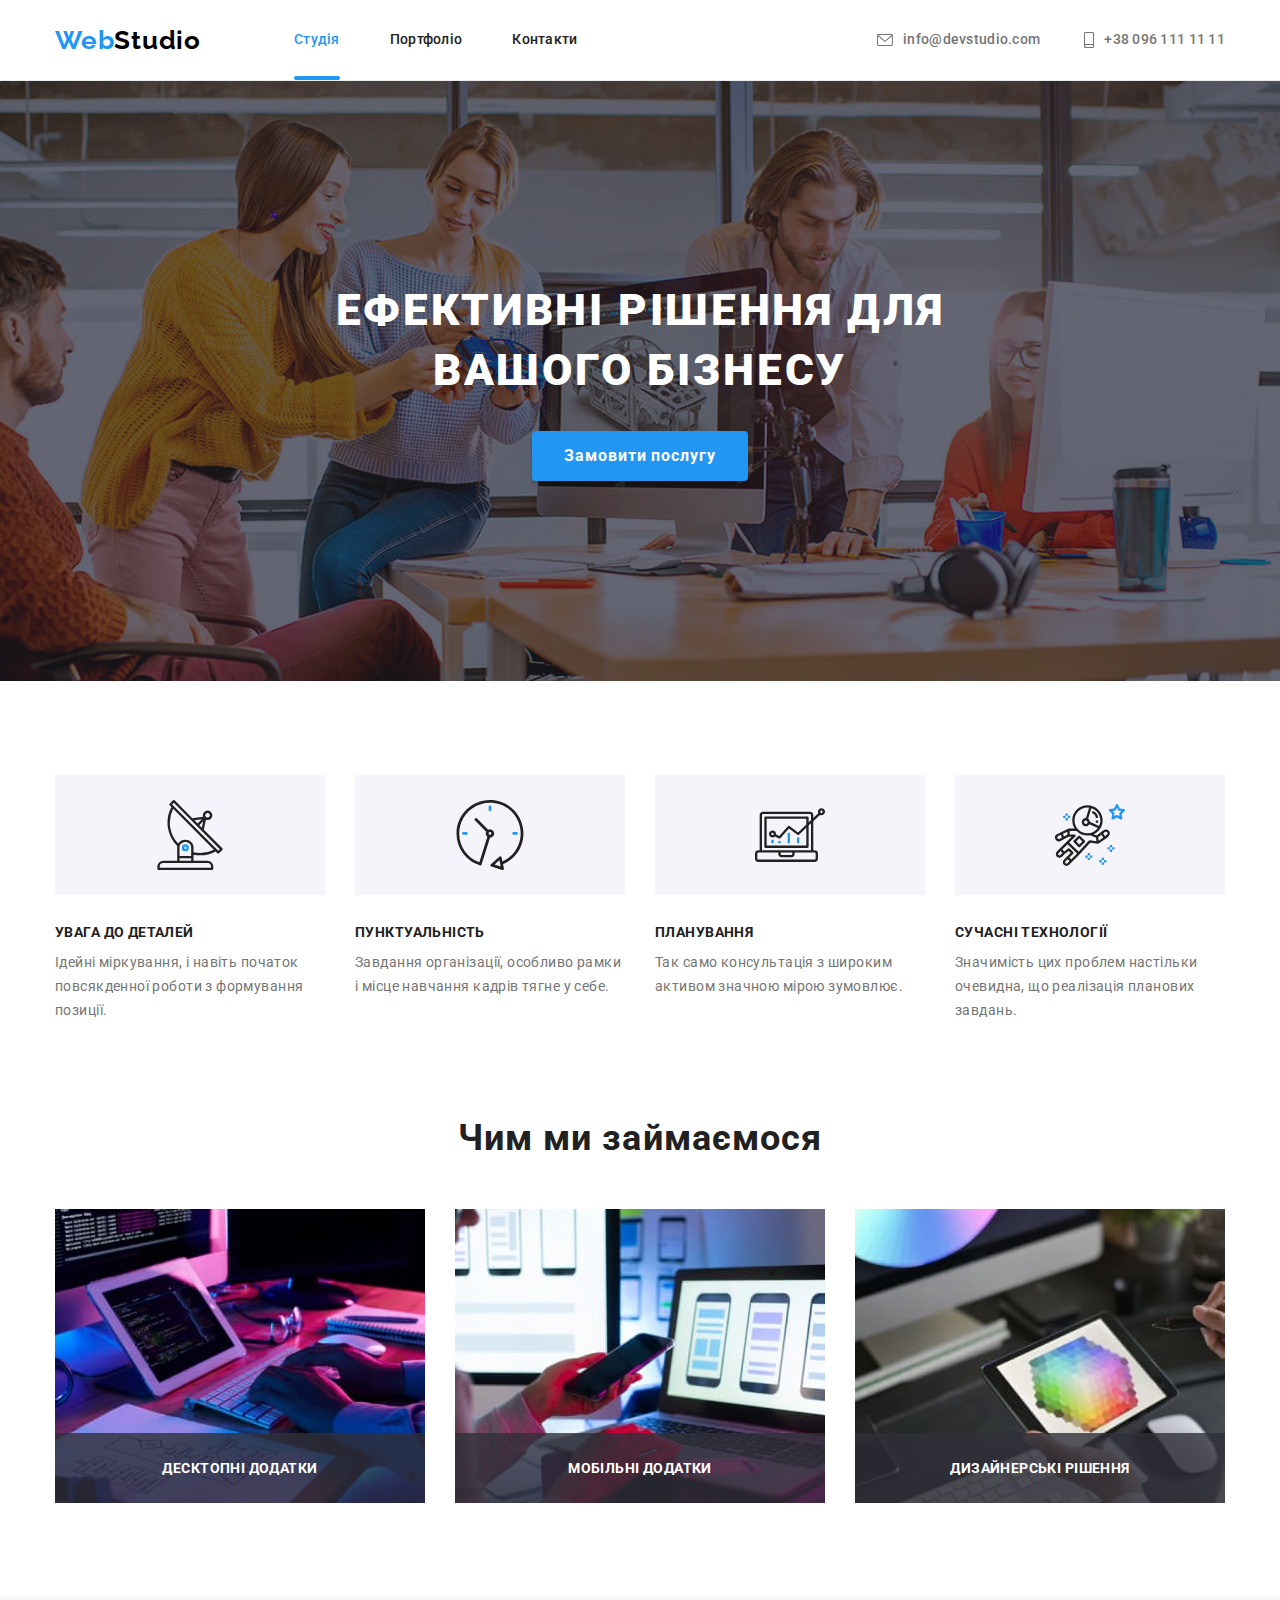
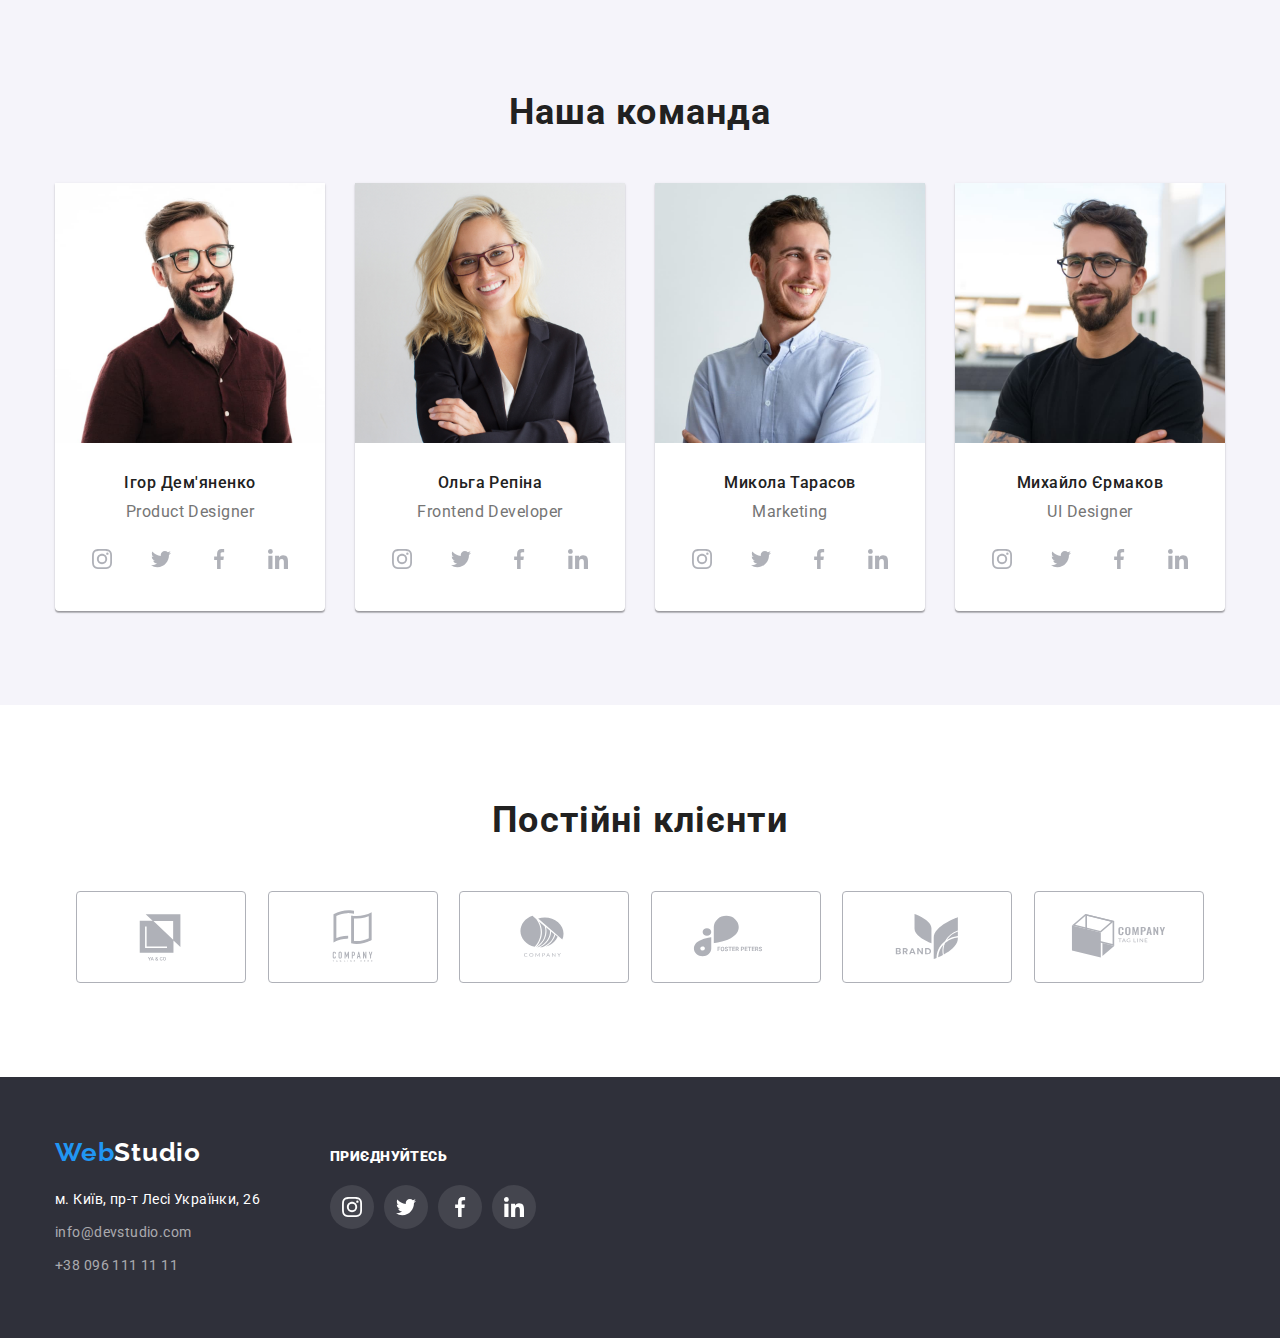
<file: index.html>
<!DOCTYPE html>
<html lang="uk">
<head>
    <meta charset="UTF-8">
    <meta http-equiv="X-UA-Compatible" content="IE=edge">
    <meta name="viewport" content="width=device-width, initial-scale=1.0">
    
   
    <title>Студія</title>
    <link href="https://fonts.googleapis.com/css2?family=Raleway:wght@700&family=Roboto:wght@400;500;700;900&display=swap"
        rel="stylesheet">
    <link rel="stylesheet" href="https://cdnjs.cloudflare.com/ajax/libs/modern-normalize/1.1.0/modern-normalize.min.css">
    <link rel="stylesheet" href="./CSS/styles.css">
</head>
<body>
    <header class="header">
       <div class=" nav-box container">
       <a  href="index.html" class="header-logo logo"> <p><span class="logo-span">Web</span>Studio</p></a>
        <nav class="nav-header" >
            <ul class="site-nav list">
                <li class="list-nav"><a href="index.html" class="nav-link header-link link current">Студія</a>
                </li>
                <li class="list-nav"><a href="portfolio.html"  class="nav-link header-link link">Портфоліо</a></li>
                <li class="list-nav"><a href="#contacts" class="nav-link  header-link link">Контакти</a></li>
                </ul>
            </nav> 
            <ul class="header-contact list">
                
                <li  class="list-contact">
                    <a href="mailto:info@devstudio.com"  class="contact-link header-link link"><svg class="smartphone-icon heading-icon" >
                        <use href="./image/icons.svg#icon-envelope">
                       </use></svg> info@devstudio.com</a></li>
                <li class="list-contact">
                     <a href="tel:+380961111111" class="contact-link header-link link"><svg class="envelope-icon heading-icon">
                        <use href="./image/icons.svg#icon-smartphone"></use>
                    </svg>+38 096 111 11 11</a></li>
            </ul>
                </div>
            </header>
    <main>
        <!-- Section Hero -->
        <section class="heading hero">
            <div class="container">
            <h1 class="hero-title">Ефективні рішення для вашого бізнесу</h1>
            <button data-modal-open class="hero-button" type="button" >Замовити послугу</button>
        </div>
        <div  class="backdrop is-hidden" data-modal >
            <div class="modal" >
                
                <button data-modal-close  class="modal-button" >
                     <svg  width="18" height="18"  class="close-icon">
                        <use href="./image/icons.svg#icon-close-black"></use>
                    </svg>
                   </button>
               </div>
        </div>
        </section>
        
        <!-- Section Our Features-->
        <section class="feature section">
            <div class="container">
           <h2 hidden>Features</h2>
          <ul class="features-list list ">
            <li class="list-item">
            <div class="features-box">
                <svg class="features-icon">
                    <use href="./image/icons.svg#icon-antenna">

                    </use>
                </svg>
            </div>
            <h3 class="features-title">УВАГА ДО ДЕТАЛЕЙ</h3>
            <p class="features-text">Ідейні міркування, i навіть початок повсякденної роботи з формування позиції.</p>
            </li>
            <li class="list-item">
                <div class="features-box">
                    <svg class="features-icon">
                        <use href="./image/icons.svg#icon-clock">
                
                        </use>
                    </svg>
                </div>
            <h3 class="features-title" >ПУНКТУАЛЬНІСТЬ</h3>
            <p class="features-text">Завдання організації, особливо рамки i місце навчання кадрів тягне у себе.</p>
            </li>
            <li class="list-item">
                <div class="features-box">
                    <svg class="features-icon">
                        <use href="./image/icons.svg#icon-diagram">
                
                        </use>
                    </svg>
                </div>
            <h3 class="features-title">ПЛАНУВАННЯ</h3>
            <p class="features-text">Так само консультація з широким активом значною мірою зумовлює.</p>
            </li>
            <li class="list-item">
                <div class="features-box">
                    <svg class="features-icon">
                        <use href="./image/icons.svg#icon-astronaut">
                
                        </use>
                    </svg>
                </div>
            <h3 class="features-title">СУЧАСНІ ТЕХНОЛОГІЇ</h3>
            <p class="features-text">Значимість цих проблем настільки очевидна, що реалізація планових завдань.</p>
            </li>
           </ul> 
        </div>
        </section>
        <!-- Section Our Speciliation -->
        <section class="specialty section" >
            <div class="container">
                <h2 class="specialty-title">
                Чим ми займаємося
            </h2>
            <ul class=" specialty-list list">
                <li class="specialty-item"><div class="specialty-box">
                    <img src="./image/ourdirections/pc.jpg" alt="working with computer" width="370" height="294" class="specialty-img">
                    <div class="label-box">
                        <p class="label-text">Десктопні додатки</p>
                    </div>
                    </div>
                    </li>
                <li class="specialty-item"><div class="specialty-box">
                    <img src="./image/ourdirections/laptop.jpg" alt="working with laptop" width="370" height="294" class="specialty-img" >
                    <div class="label-box">
                        <p class="label-text">Мобільні додатки</p>
                    </div>
                </div>
            </li>
                <li class="specialty-item"><div class="specialty-box">
                    <img src="./image/ourdirections/tablet.jpg" alt="working with tablet" width="370" height="294" class="specialty-img">
                    <div class="label-box">
                        <p  class="label-text">Дизайнерські рішення</p>
                    </div>
                </div>
                </li>
            </ul>
            </div>
        </section>
<!--Section Our Team -->
        <section class="team section">
<div class="team-box container">
<h2 class="team-title">Наша команда</h2>

    <ul class="team-list list">
        <li  class="team-item">
            <img class="team-photo" src="./image/ourteam/igor.jpg" alt="product manager"  width="270" height="260">
        <div class="team-desc">
            <h3 class="team-name">Ігор Дем'яненко</h3>
            <p class="team-position">Product Designer</p>


            <ul class="networks-list list">
                <li class="networks-item"><a href="#" class="link networks-link">
                    <svg class="networks-icon">
                        <use href="./image/icons.svg#icon-instagramteam">

                        </use>
                    </svg>
                </a></li>
                <li class="networks-item"><a href="#" class="link networks-link"><svg class="networks-icon">
                    <use href="./image/icons.svg#icon-twitterteam"></use>
                </svg></a></li>
                <li class="networks-item"><a href="#" class="link networks-link"><svg class="networks-icon">
                    <use href="./image/icons.svg#icon-facebookteam"></use>
                </svg></a></li>
                <li class="networks-item"><a href="#" class="link networks-link"><svg class="networks-icon">
                    <use href="./image/icons.svg#icon-linkedinteam"></use>
                </svg></a></li>
            </ul>
            </div>
        </li>
        <li class="team-item">
            <img class="team-photo" src="./image/ourteam/olha.jpg" alt="frontend developer" width="270" height="260">
            <div class="team-desc">
            <h3 class="team-name">Ольга Репіна</h3>
            <p class="team-position">Frontend Developer</p>
            <ul class="networks-list list">
                <li class="networks-item"><a href="#" class="link networks-link">
                        <svg class="networks-icon">
                            <use href="./image/icons.svg#icon-instagramteam">
                
                            </use>
                        </svg>
                    </a></li>
                <li class="networks-item"><a href="#" class="link networks-link"><svg class="networks-icon">
                            <use href="./image/icons.svg#icon-twitterteam"></use>
                        </svg></a></li>
                <li class="networks-item"><a href="#" class="link networks-link"><svg class="networks-icon">
                            <use href="./image/icons.svg#icon-facebookteam"></use>
                        </svg></a></li>
                <li class="networks-item"><a href="#" class="link networks-link"><svg class="networks-icon">
                            <use href="./image/icons.svg#icon-linkedinteam"></use>
                        </svg></a></li>
            </ul>
            </div>
        </li>
        <li class="team-item">
            <img class="team-photo" src="./image/ourteam/mykola.jpg" alt="marketing" width="270" height="260">
            <div class="team-desc">
            <h3 class="team-name">Микола Тарасов</h3>
            <p class="team-position">Marketing</p>
            <ul class="networks-list list">
                <li class="networks-item"><a href="#" class="link networks-link">
                        <svg class="networks-icon">
                            <use href="./image/icons.svg#icon-instagramteam">
                
                            </use>
                        </svg>
                    </a></li>
                <li class="networks-item"><a href="#" class="link networks-link"><svg class="networks-icon">
                            <use href="./image/icons.svg#icon-twitterteam"></use>
                        </svg></a></li>
                <li class="networks-item"><a href="#" class="link networks-link"><svg class="networks-icon">
                            <use href="./image/icons.svg#icon-facebookteam"></use>
                        </svg></a></li>
                <li class="networks-item"><a href="#" class="link networks-link"><svg class="networks-icon">
                            <use href="./image/icons.svg#icon-linkedinteam"></use>
                        </svg></a></li>
            </ul>
            </div>
        </li>
        <li class="team-item">
            <img class="team-photo" src="./image/ourteam/michael.jpg" alt="ui designer" width="270" height="260">
            <div class="team-desc">
            <h3 class="team-name">Михайло Єрмаков</h3>
            <p class="team-position">UI Designer</p>
            <ul class="networks-list list">
                <li class="networks-item"><a href="#" class="link networks-link">
                        <svg class="networks-icon">
                            <use href="./image/icons.svg#icon-instagramteam">
                
                            </use>
                        </svg>
                    </a></li>
                <li class="networks-item"><a href="#" class="link networks-link"><svg class="networks-icon">
                            <use href="./image/icons.svg#icon-twitterteam"></use>
                        </svg></a></li>
                <li class="networks-item"><a href="#" class="link networks-link"><svg class="networks-icon">
                            <use href="./image/icons.svg#icon-facebookteam"></use>
                        </svg></a></li>
                <li class="networks-item"><a href="#" class="link networks-link"><svg class="networks-icon">
                            <use href="./image/icons.svg#icon-linkedinteam"></use>
                        </svg></a></li>
            </ul>
            </div>
        </li>
    </ul>
    </div>
</section>
<section class="clients container">
    <h2 class="clients-title">Постійні клієнти</h2>
    <ul class="clients-list list">
        <li class="clients-item"><a href="#" class="clients-link link">
            <svg class="clients-icon"><use href="./image/icons.svg#icon-yaco"></use></svg></a></li>
        <li class="clients-item"><a href="#" class="clients-link link"><svg class="clients-icon">
                <use  href="./image/icons.svg#icon-tagline"></use>
            </svg></a></li>
        <li class="clients-item"><a href="#" class="clients-link link"><svg class="clients-icon">
                <use href="./image/icons.svg#icon-company" ></use>
            </svg></a></li>
        <li class="clients-item"><a href="#" class="clients-link link"><svg class="clients-icon">
                <use href="./image/icons.svg#icon-foster" ></use>
            </svg></a></li>
        <li class="clients-item"><a href="#" class="clients-link link"><svg class="clients-icon">
                <use  href="./image/icons.svg#icon-brand"></use>
            </svg></a></li>
        <li class="clients-item"><a href="#" class="clients-link link"><svg class="clients-icon">
                <use  href="./image/icons.svg#icon-company2"></use>
            </svg></a></li>
    </ul>
</section>
    </main>
    
    <footer class="footer">
        <div class="footer-box container">
            <div class="address-box">
    <a href="index.html" class=" footer-logo logo"><span class="logo-span">Web</span>Studio</a>
    <address id="contacts" class="contact">
    <ul class="footer-contact list">
        <li  class="list-item"><a href="https://goo.gl/maps/f9hygiB6Svrmc5ZX8" target="blank" rel="noopener nofollower noreferrer" class="location footer-link link">м. Київ, пр-т Лесі Українки, 26</a>
        </li>
        <li class="list-item"><a href="mailto:info@devstudio.com" class=" footer-link link">info@devstudio.com</a>
        </li>
        <li class="list-item"><a href="tel:+380961111111" class="footer-link link">+38 096 111 11 11</a>
        </li>
                
</ul>
        </address>
    </div>

        <div class="footicon-box">
            <p class="footer-text"><strong>Приєднуйтесь</strong></p>
            <ul class="footicon-list list">
            <li class="footicon-item">
                <a href="#" class="footicon-link">
                    <svg class="footer-icon">
                        <use href="./image/icons.svg#icon-instagram"></use>
                    </svg>
                </a>
            </li>
            <li class="footicon-item">
                <a href="#" class="footicon-link">
                    <svg class="footer-icon">
                        <use href="./image/icons.svg#icon-twitter"></use>
                    </svg>
                </a>
            </li>
            <li class="footicon-item">
                <a href="#" class="footicon-link">
                    <svg class="footer-icon">
                        <use href="./image/icons.svg#icon-facebook"></use>
                    </svg>
                </a>
            </li>
            <li class="footicon-item">
                <a href="#" class="footicon-link">
                    <svg class="footer-icon">
                        <use href="./image/icons.svg#icon-linkedin"></use>
                    </svg>
                </a>
            </li>
        </ul></div> 
        </div>
    </footer>
    <script src="./js/modal.js"></script>
</body>
</html>
</file>
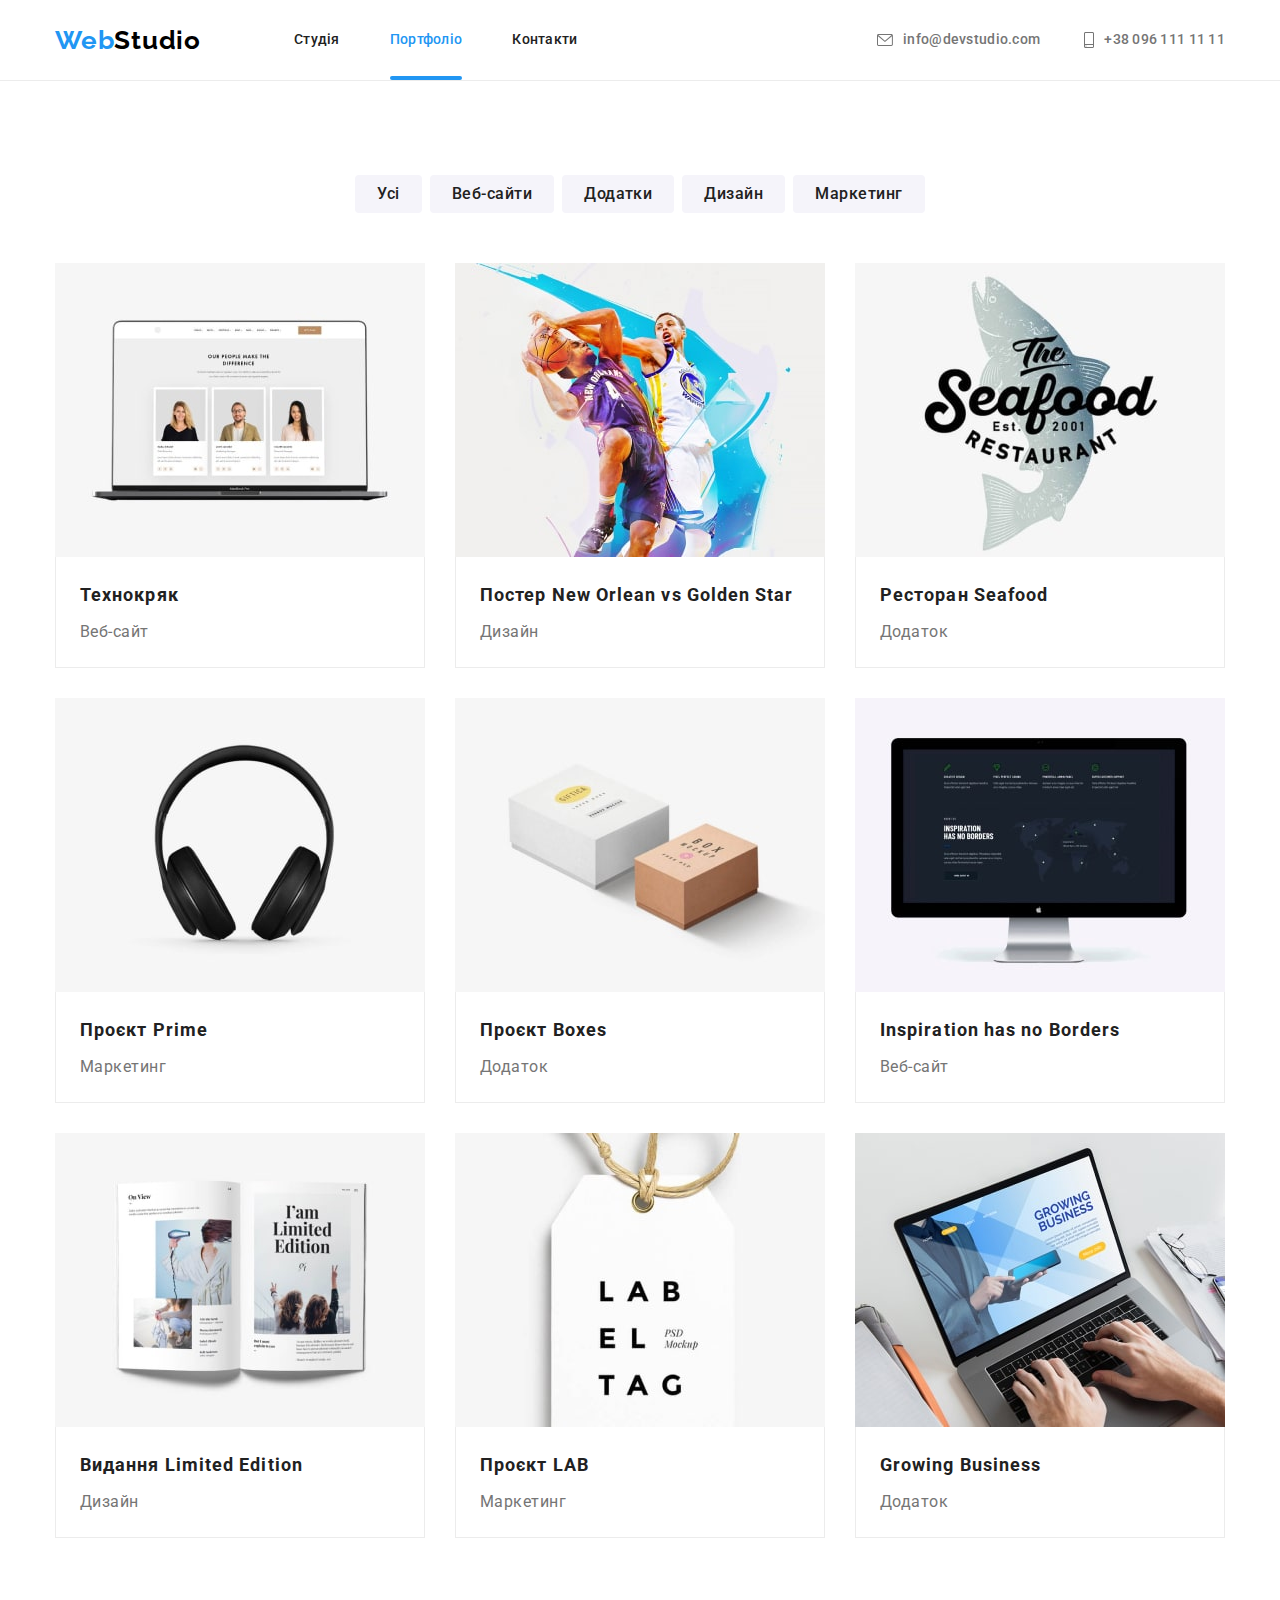
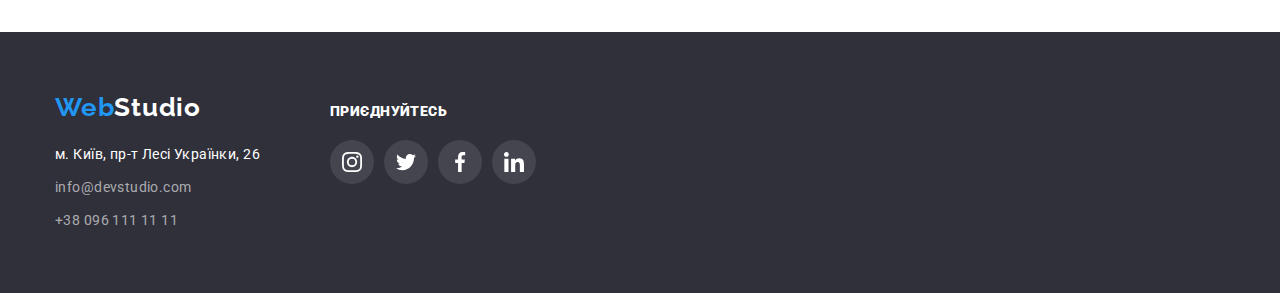
<file: portfolio.html>
<!DOCTYPE html>
<html lang="uk">
<head>
    <meta charset="UTF-8">
    <meta http-equiv="X-UA-Compatible" content="IE=edge">
    <meta name="viewport" content="width=device-width, initial-scale=1.0">
 <title>Portfolio</title>

 <link href="https://fonts.googleapis.com/css2?family=Raleway:wght@700&family=Roboto:wght@400;500;700;900&display=swap"
    rel="stylesheet">
<link rel="stylesheet" href="https://cdnjs.cloudflare.com/ajax/libs/modern-normalize/1.1.0/modern-normalize.min.css">
<link rel="stylesheet" href="./CSS/styles.css">
</head>
<body>
    <header class="header">
        <div class=" nav-box container">
        <a href="index.html" class=" header-logo logo">
            <p><span class="logo-span">Web</span>Studio</p>
        </a>
        <nav class="nav-header">
            <ul class="site-nav list">
                <li class="list-nav"><a href="index.html" class="nav-link header-link link ">Студія</a>
                </li>
                <li class="list-nav"><a href="portfolio.html" class="nav-link header-link link current">Портфоліо</a></li>
                <li class="list-nav"><a href="#contacts" class="nav-link header-link link">Контакти</a></li>
            </ul>
        </nav>
        <ul class="header-contact list">
    
            <li class="list-contact"><a href="mailto:info@devstudio.com" class="contact-link header-link link"><svg class="smartphone-icon heading-icon">
                <use href="./image/icons.svg#icon-envelope">
                </use>
            </svg> info@devstudio.com</a></li>
            <li class="list-contact"><a href="tel:+380961111111" class="contact-link header-link link"><svg class="envelope-icon heading-icon">
                <use href="./image/icons.svg#icon-smartphone"></use>
            </svg>+38 096 111 11 11</a></li>
   </ul> </div>
    </header>
    <main>
    <!-- Portfolio Section -->
    <section class="portfolio section">
        <div class="container">
        <h1 hidden>Portfolio</h1>
        <ul class=" portfolio-filter list">
        <li class="button-item"><button type="button" class="portfolio-button">Усі</button></li>
        <li class="button-item"><button type="button" class="portfolio-button" >Веб-сайти</button></li>
        <li class="button-item"><button type="button" class="portfolio-button">Додатки</button></li>
        <li class="button-item"><button type="button" class="portfolio-button">Дизайн</button></li>
        <li class="button-item"><button type="button" class="portfolio-button">Маркетинг</button></li></ul>
        
    <ul class=" portfolio-goods list">
        <li class="portfolio-list">
           
            <a href="#" class="portfolio-link link">
                <div class="portfolio-product">
                    <div class="overlay">
                    <p class="overlay-text">Ресурс пропонує комплексні пропозиції з різним рівнем функціоналу та сервісів. Все це дозволить відвідувачу отримати
                    вичерпні відомості про компанію чи приватну особу.</p></div>
                <img src="./image/portfolio/technocrack.jpg" alt="created website on laptop" width="370" height="294"></div>
            <div class="portfolio-box">
                <h2 class="portfolio-title">Технокряк</h2>
                <p class="portfolio-text">Веб-сайт</p>
                </div>
            </a>
            
            
            
        </li>
        <li class="portfolio-list">
            
            <a href="#" class="portfolio-link link">
            <div class="portfolio-product">
                <div class="overlay">
                    <p class="overlay-text">Ресурс пропонує комплексні пропозиції з різним рівнем функціоналу та сервісів. Все це
                        дозволить відвідувачу отримати
                        вичерпні відомості про компанію чи приватну особу.</p></div>
                
            <img src="./image/portfolio/neworlean.jpg" alt=" two bassketball players" width="370" height="294" class="portfolio-photo">
            </div>
            <div class="portfolio-box">
            <h2 class="portfolio-title">Постер New Orlean vs Golden Star</h2>
            <p class="portfolio-text">Дизайн</p>
            </div>
            </a>
        </li>
        <li class="portfolio-list">
            
            <a href="#" class="portfolio-link link">
                <div class="portfolio-product">
                <div class="overlay">
                    <p class="overlay-text">Ресурс пропонує комплексні пропозиції з різним рівнем функціоналу та сервісів. Все це
                        дозволить відвідувачу отримати
                        вичерпні відомості про компанію чи приватну особу.</p></div>
               
            <img src="./image/portfolio/seafood.jpg" alt=" logo for the restaurant" width="370" height="294" class="portfolio-photo">
           
            </div>
            <div class="portfolio-box">  
            <h2 class="portfolio-title">Ресторан Seafood</h2>
            <p class="portfolio-text">Додаток</p>
            </div>
            </a>
        </li>
        <li class="portfolio-list">
          
            <a href="#" class="portfolio-link link">
            <div class="portfolio-product">
                <div class="overlay">
                    <p class="overlay-text">Ресурс пропонує комплексні пропозиції з різним рівнем функціоналу та сервісів. Все це
                        дозволить відвідувачу отримати
                        вичерпні відомості про компанію чи приватну особу.</p></div>
                
            <img src="./image/portfolio/prime.jpg" alt="headphones" width="370" height="294" class="portfolio-photo">
        </div>
            <div class="portfolio-box"> 
            <h2 class="portfolio-title">Проєкт Prime</h2>
            <p class="portfolio-text">Маркетинг</p>
            </div>
            </a>
        </li>
        <li class="portfolio-list">
         
            <a href="#" class="portfolio-link link">
                <div class="portfolio-product">
                    <div class="overlay">
                    <p class="overlay-text">Ресурс пропонує комплексні пропозиції з різним рівнем функціоналу та сервісів. Все це
                        дозволить відвідувачу отримати
                        вичерпні відомості про компанію чи приватну особу.</p></div>
                
            <img src="./image/portfolio/boxes.jpg" alt="examples of boxes" width="370" height="294" class="portfolio-photo">
        </div>
            <div class="portfolio-box"> 
            <h2 class="portfolio-title">Проєкт Boxes</h2>
            <p class="portfolio-text">Додаток</p>
            </div>
            </a>
        </li>
        <li class="portfolio-list">
          
            <a href="#" class="portfolio-link link">
                <div class="portfolio-product">
                    <div class="overlay">
                    <p class="overlay-text">Ресурс пропонує комплексні пропозиції з різним рівнем функціоналу та сервісів. Все це
                        дозволить відвідувачу отримати
                        вичерпні відомості про компанію чи приватну особу.</p></div>
                
            <img src="./image/portfolio/noborders.jpg" alt="website on computer" width="370" height="294" class="portfolio-photo">
            </div>
            <div class="portfolio-box">
            <h2 class="portfolio-title">Inspiration has no Borders</h2>
            <p class="portfolio-text">Веб-сайт</p>
            </div>
            </a>
        </li>
        <li class="portfolio-list">
            
<a href="#" class="portfolio-link link">
<div class="portfolio-product">
    <div class="overlay">
        <p class="overlay-text">Ресурс пропонує комплексні пропозиції з різним рівнем функціоналу та сервісів. Все це
            дозволить відвідувачу отримати
            вичерпні відомості про компанію чи приватну особу.</p></div>
    
            <img src="./image/portfolio/limitededition.jpg" alt="magazine with illustation" width="370" height="294" class="portfolio-photo">
        </div>
            <div class="portfolio-box">
                <h2 class="portfolio-title">Видання Limited Edition</h2>
            <p class="portfolio-text">Дизайн</p>
            </div>
            </a>
        </li>
        <li class="portfolio-list">
          
            <a href="#" class="portfolio-link link">
                <div class="portfolio-product">
                    <div class="overlay">
                    <p class="overlay-text">Ресурс пропонує комплексні пропозиції з різним рівнем функціоналу та сервісів. Все це
                        дозволить відвідувачу отримати
                        вичерпні відомості про компанію чи приватну особу.</p></div>
                
            <img src="./image/portfolio/lab.jpg" alt="tag with name of project" width="370" height="294" class="portfolio-photo">
            </div>
            <div class="portfolio-box">
                <h2 class="portfolio-title">Проєкт LAB</h2>
            <p class="portfolio-text">Маркетинг</p>
            </div>
            </a>
        </li>
        <li class="portfolio-list">
            
            <a href="#" class="portfolio-link link">
                <div class="portfolio-product">
                    <div class="overlay">
                    <p class="overlay-text">Ресурс пропонує комплексні пропозиції з різним рівнем функціоналу та сервісів. Все це
                        дозволить відвідувачу отримати
                        вичерпні відомості про компанію чи приватну особу.</p></div>
                
            <img src="./image/portfolio/growingbusiness.jpg" alt="using product on laptop" width="370" height="294" class="portfolio-photo">
            </div>
            <div class="portfolio-box">
                <h2 class="portfolio-title">Growing Business</h2>
            <p class="portfolio-text">Додаток</p>
            </div>
            </a>
        </li>
    </ul>
    </div>
</section>
</main>
<footer class="footer">
    <div class="footer-box container">
        <div class="address-box">
            <a href="index.html" class=" footer-logo logo"><span class="logo-span">Web</span>Studio</a>
            <address id="contacts" class="contact">
                <ul class="footer-contact list">
                    <li class="list-item"><a href="https://goo.gl/maps/f9hygiB6Svrmc5ZX8" target="blank"
                            rel="noopener nofollower noreferrer" class="location footer-link link">м. Київ, пр-т Лесі Українки,
                            26</a>
                    </li>
                    <li class="list-item"><a href="mailto:info@devstudio.com" class="footer-link link">info@devstudio.com</a>
                    </li>
                    <li class="list-item"><a href="tel:+380961111111" class="footer-link link">+38 096 111 11 11</a>
                    </li>

                </ul>
            </address>
        </div>

        <div class="footicon-box">
            <p class="footer-text"><strong>Приєднуйтесь</strong></p>
            <ul class="footicon-list list">
                <li class="footicon-item">
                    <a href="#" class="footicon-link">
                        <svg class="footer-icon">
                            <use href="./image/icons.svg#icon-instagram"></use>
                        </svg>
                    </a>
                </li>
                <li class="footicon-item">
                    <a href="#" class="footicon-link">
                        <svg class="footer-icon">
                            <use href="./image/icons.svg#icon-twitterteam"></use>
                        </svg>
                    </a>
                </li>
                <li class="footicon-item">
                    <a href="#" class="footicon-link">
                        <svg class="footer-icon">
                            <use href="./image/icons.svg#icon-facebook"></use>
                        </svg>
                    </a>
                </li>
                <li class="footicon-item">
                    <a href="#" class="footicon-link">
                        <svg class="footer-icon">
                            <use href="./image/icons.svg#icon-linkedin"></use>
                        </svg>
                    </a>
                </li>
            </ul>
        </div>
    </div>
</footer>
</body>
</html>
</file>
<file: CSS/styles.css>
:root{
    --primary-text-color:#212121;
    --secondary-text-color:#757575;
    --accent-color:#2196F3;
    --primary-background-color:#ffffff;
}


body {
    font-family: "Roboto",sans-serif;
    color:var(--primary-text-color);
    background-color:var(--primary-background-color)
}

.list {
    list-style: none;
}

.features-text,.team-position,.portfolio-text {
    color: var(--secondary-text-color);
}

.site-nav .current {
    color: var(--accent-color);
        }

.list-nav{
position: relative;
}
.current::after{


border-radius: 2px;
content: '';
position: absolute;
width:100%;
height: 4px;
left: 0;
bottom: 0;
background-color:var(--accent-color) ;
}


.footer {
    background-color:  #2F303A;
     }
.specialty-title,.team-title,.clients-title {
    font-size: 36px;
    line-height: 1.17;
    text-align: center;
    letter-spacing: 0.03em;
    margin: 0 auto;
    margin-bottom: 50px;
}


.container {
    width: 1200px;
    margin: 0 auto;
    padding: 0 15px;
}

.section {
    padding-top: 94px;
    padding-bottom: 94px;
}

h1,
h2,
h3,
h4,
h5,
h6,
ul,
p {
    margin: 0px;
    padding: 0px;
}

img {
    display: block;
    max-width: 100%
}
/* logo */
.logo{
    
    font-family: "Raleway",sans-serif;
    font-weight: 700;
    font-size: 26px;
    line-height: 1.19;
    letter-spacing: 0.03em;
    text-decoration: none;
    margin-right: 93px;
}

.hero{
    max-width:1600px;
    height: 600px;
    margin-left: auto;
    margin-right: auto;
    background-color:#C4C4C4; 
    background-image:linear-gradient( rgba(47, 48, 58, 0.4), rgba(47, 48, 58, 0.4)),url(../image/heroimage/heading.jpg);
    background-size:cover;
    background-repeat: no-repeat;
    background-position: center;

  
    
}
.header-logo{
color: #000000;
}

.footer-logo{
    margin-right: 0;
        display: block;
        margin-bottom: 20px;

        color: var(--primary-background-color);

}
.logo-span {
    color:var(--accent-color);
}

/* Navigation Header*/
.header{
    border-bottom: 1px solid #ECECEC;
}
.link {
    
    text-decoration: none;
}
.header-link{
    font-size: 14px;
        font-weight: 500;
        line-height: 1.14;
        letter-spacing: 0.02em;
}
.nav-box {
    display: flex;
    align-items: center;
}
.site-nav {
    display: flex;
}

.nav-link{
color:var(--primary-text-color);
display: block;
padding: 32px 0;
transition: color 250ms cubic-bezier(0.4, 0, 0.2, 1);
}

.nav-link:hover,.nav-link:focus{
    color:var(--accent-color)
}
.list-nav+.list-nav {
    margin-left: 50px;
}
.header-contact {
    display: flex;
    margin-left: auto;
}
.list-contact:last-child {
    margin-left: 34px;
}
.contact-link {
    color: var(--secondary-text-color);
    display: flex;
    align-items: center;
    transition: color 250ms cubic-bezier(0.4, 0, 0.2, 1);
}
.contact-link:hover,.contact-link:focus{
    color: var(--accent-color)
}

.heading-icon{
    margin:0 10px;
    fill:currentColor;
}

.smartphone-icon{
    width:16px;
    height:12px;
}

.envelope-icon{
    width:10px;
    height:16px;
}



/* Hero Section */

.hero {
    padding-top: 200px;
    padding-bottom: 200px;
}

.hero-title {
    max-width: 696px;
    font-size: 44px;
    font-weight: 900;
    line-height: 1.36;
    text-align: center;
    letter-spacing: 0.06em;
    text-transform: uppercase;
    color:var(--primary-background-color);
    margin: 0 auto;
    margin-bottom: 30px;
}



.hero-button {
    display: block;
    font-family: inherit;
    font-weight: 700;
    font-size: 16px;
    line-height: 1.88;

    
    letter-spacing: 0.06em;
    color: #FFFFFF;
    background-color:var(--accent-color);
    cursor:pointer;
    text-align: center;
    box-shadow: 0px 4px 4px rgba(0, 0, 0, 0.15);
    border-radius: 4px;
    border:none;
    padding:10px 32px;
    margin: 0 auto;
    transition: color 2500ms cubic-bezier(0.4, 0, 0.2, 1), background-color 250ms cubic-bezier(0.4, 0, 0.2, 1);

        }
    
.hero-button:hover,
.hero-button:focus {
    color: var(--primary-background-color);
    background-color: #188CE8;
        }

/* Feature Section */

.feature {
    padding-bottom: 0;
} 

.features-list {
    display: flex;
    
}
.features-title {

    font-weight: 700;
    font-size: 14px;
    line-height: 1.14;
    letter-spacing: 0.03em;
    text-transform: uppercase;
    margin-bottom: 10px;
}


.list-item+.list-item {
    margin-left: 30px;
}

.features-text {
   
    font-size: 14px;
    line-height: 1.71;
    letter-spacing: 0.03em;
}
.features-icon {
    width: 70px;
    height: 70px;
}

.features-box {
    width: 270px;
    height: 120px;
    display: flex;
    justify-content: center;
    align-items: center;
    margin-bottom: 30px;

    background-color: #F5F4FA;
}

/* Specialty */
.specialty-title {
    
    min-width: 366px;
   
}

.specialty-list {
    display: flex;

}

.specialty-item+.specialty-item {
    margin-left: 30px;
}


/* Team */

.team-title {
    min-width: 264px;
   
}


.team-item+.team-item{
    margin-left: 30px;
}
 .team-list {
    display: flex;
    
}


.team-desc {
    padding: 30px 10px;

}


.team{
background-color: #F5F4FA;
}

.team-name {

    font-weight: 500;
    font-size: 16px;
    line-height: 1.19;
    text-align: center;
    letter-spacing: 0.03em;
    margin-bottom: 10px;
}

.team-position {
    font-size: 16px;
    line-height: 1.19;
    text-align: center;
    letter-spacing: 0.03em;
    margin-bottom: 16px;
}

.team-item{
    background-color:var(--primary-background-color);
    box-shadow: 0px 1px 3px rgba(0, 0, 0, 0.12), 0px 1px 1px rgba(0, 0, 0, 0.14), 0px 2px 1px rgba(0, 0, 0, 0.2);
    border-radius: 0px 0px 4px 4px;
}
/* Team-networks */
.networks-list {
    display: flex;
    justify-content: space-evenly;
}

.networks-item {
    width: 44px;
    height: 44px;
}


.networks-link {

    width: 100%;
    height: 100%;
    display: flex;
    justify-content: center;
    align-items: center;
    border-radius: 50%;
    transition: background 250ms cubic-bezier(0.4, 0, 0.2, 1);
}

.networks-link:hover,
.networks-link:focus {
    background: var(--accent-color);
    

}

.networks-icon {

    width: 20px;
    height: 20px;
    fill: #AFB1B8;
    transition: fill 250ms cubic-bezier(0.4, 0, 0.2, 1);
}

.networks-link:hover .networks-icon {
    fill: var(--primary-background-color)
}
.networks-link:focus .networks-icon{
    fill: var(--primary-background-color)
}

/* clients */
.clients{
    padding-top: 94px ;
    padding-bottom: 94px;
}
.clients-title{
    min-width:297px;
}
.clients-list{
display: flex;
justify-content: space-evenly;
margin-top: 50px;
}
.clients-item {
    width: 170px;
    height: 92px;

}
.clients-link{
    display: flex;
    justify-content: center;
    align-items: center;
    width: 100%;
    height: 100%;
    background-color: var(--primary-background-color);
    border: 1px solid #AFB1B8;
    border-radius: 4px;
    transition: border 250ms cubic-bezier(0.4, 0, 0.2, 1);
    
    
} 
.clients-link:hover,.clients-link:focus{
    border: 1px solid var(--accent-color);
}
.clients-link:hover .clients-icon {
    fill: var(--accent-color);
}
.clients-link:focus .clients-icon {
    fill: var(--accent-color);
}

.clients-icon{
    width:106px;
    height:60px;
    fill:#AFB1B8;
    transition:  fill 250ms cubic-bezier(0.4, 0, 0.2, 1);
}


.address-box{
    margin-right: 70px;

}
/* footer-icon */
.footer-box{
    display: flex;
    align-items: baseline;
    
}

.footicon-list {
    display: flex;
    gap:10px;
    
    }
.footicon-item {

    width: 44px;
    height: 44px;
    
}
.footicon-link {

    width: 100%;
    height: 100%;
    display: flex;
    justify-content: center;
    align-items: center;
    border-radius: 50%;
    background-color: rgba(255, 255, 255, 0.1);
    transition: background 250ms cubic-bezier(0.4, 0, 0.2, 1);
    /* ,box-shadow 250ms cubic-bezier(0.4, 0, 0.2, 1); */
    
}

.footicon-link:hover,
.footicon-link:focus {
    background: var(--accent-color);
    /* box-shadow: 0px 4px 4px rgba(0, 0, 0, 0.25); */
}
.footer-icon {

    width: 20px;
    height: 20px;
    fill: #FFFFFF;
}

.footicon-link:hover .networks-icon {
        fill: var(--primary-background-color)
    }


 .footer-text{
    
        font-weight: 700;
        font-size: 14px;
        line-height: 1.14;
        letter-spacing: 0.03em;
        text-transform: uppercase;
        color:var(--primary-background-color);
        margin-bottom: 20px;
 }

/* Navigation Footer */


.footer-link{
font-weight: 400;
font-size: 14px;
line-height: 1.71;
letter-spacing: 0.03em;
color:rgba(255, 255, 255, 0.6);
transition: color 250ms cubic-bezier(0.4, 0, 0.2, 1);
}
.footer-link:hover,.footer-link:focus{
    color: var(--accent-color)
}

.footer {

    padding-top: 60px;
    padding-bottom: 60px;
}

.footer-contact {
    padding-left: 0;
}

.footer-contact .list-item {
    margin-bottom: 9px;
    margin-left: 0px;
}

.footer-contact .list-item:last-child {
    margin-bottom: 0;
}


/* Footer-Logo */


.location{
color: #FFFFFF;
transition: color 250ms cubic-bezier(0.4, 0, 0.2, 1);
}
.location:hover,.location:focus{
color:var(--accent-color)
}

.contact{
    font-style: normal;
}


.portfolio-filter {
    display: flex;
    justify-content: center;
    margin-bottom: 50px;

 
}


.portfolio-goods {
    display: flex;
    flex-wrap: wrap;
    gap: 30px;

}
.portfolio-box {
    padding: 20px 24px;
    border-bottom: 1px solid #ECECEC;
    border-left:1px solid #ECECEC; ;
    border-right:1px solid #ECECEC; ;
    
}




.portfolio-button{
    display: block;
    font-family: inherit;
    font-weight: 500;
    font-size: 16px;
    line-height: 1.62;
    text-align: center;
    letter-spacing: 0.03em;
    color:var(--primary-text-color);
    background-color: #F5F4FA;
    cursor: pointer;
    border-radius: 4px;
    border:none;
    padding: 6px 22px;
    transition: color 250ms cubic-bezier(0.4, 0, 0.2, 1),background-color 250ms cubic-bezier(0.4, 0, 0.2, 1),box-shadow 250ms cubic-bezier(0.4, 0, 0.2, 1);
 }

.button-item+ .button-item{
    margin-left:8px ;
} 
.portfolio-button:hover,.portfolio-button:focus{
    color:var(--primary-background-color);
    background-color:var(--accent-color);
    box-shadow: 0px 2px 2px 0px #0000001F,0px 1px 2px 0px #00000014,0px 3px 1px 0px #0000001A;
}

.portfolio-title{
    color: var(--primary-text-color);
    font-size: 18px;
    line-height: 2;
    letter-spacing: 0.06em;
    margin-bottom: 4px;
}
.portfolio-text{
    font-size:16px;
    line-height: 1.88;
    letter-spacing: 0.03em;
}
.portfolio-link{
    display:block;
    transition: box-shadow 250ms cubic-bezier(0.4, 0, 0.2, 1);
}
.portfolio-link:hover,.portfolio-link:focus {
   box-shadow: 1px 4px 6px 0px #00000029, 0px 4px 4px 0px #0000000F, 0px 1px 1px 0px #0000001F;
outline: none;
}
/* HW-5 */
.specialty-box {
    width: 370px;
    height: 294px;
    position: relative;
}

.specialty-img {
    width: 100%;
    height: 100%;
}

.label-box {
    display: flex;
    justify-content: center;
    align-items: center;
    width: 370px;
    height: 70px;
    left: 0;
    bottom: 0;
    position: absolute;
    background-color: rgba(47, 48, 58, 0.8);
}


.label-text {
    font-style: bold;
    font-size: 14px;
    font-weight: 700;
    line-height: 1.17;
    letter-spacing: 0.03em;
    text-align: center;
    text-transform: uppercase;
    color: var(--primary-background-color);
}
.site-nav .current {
    color: var(--accent-color);
}

.list-nav {
    position: relative;
}

.current::after {


    border-radius: 2px;
    content: '';
    position: absolute;
    width: 100%;
    height: 4px;
    left: 0;
    bottom: 0;
    background-color: var(--accent-color);

}
.portfolio-product{
position: relative;
overflow: hidden;
}
.overlay::before{
content: '';
top:0;
left:0;
position: absolute;
width: 100%;
height: 100%;
transform: translateY(100%);
background-color: rgba(33, 150, 243, 0.9);
transition: transform 250ms cubic-bezier(0.4, 0, 0.2, 1)
}

.portfolio-link:hover ::before{
    transform: translateY(0);
   }
.portfolio-link:focus ::before {
    transform: translateY(0);
    
}

.overlay-text{

    padding: 64px 24px 0 24px ;
    position: absolute;
    color: var(--primary-background-color);
    font-size: 18px;
    line-height: 1.55;
    letter-spacing: 0.03em;
    text-align: left;
    vertical-align: top;
    opacity:0;
    transition:opacity 250ms cubic-bezier(0.4, 0, 0.2, 1)
}
.portfolio-link:hover .overlay-text{
opacity: 1;
}
.portfolio-link:focus .overlay-text {
    opacity: 1;
}

.backdrop{
    position: fixed;
    left: 0;
    top: 0;
    width: 100vw;
    height: 100vh;

    transform: scale(0.5);
    transition: transform 250ms cubic-bezier(0.4, 0, 0.2, 1), opacity 250ms cubic-bezier(0.4, 0, 0.2, 1); 
    background-color:rgba(0, 0, 0, 0.2);
    opacity:0;

}
.backdrop:hover {
    transform: scale(1);
    opacity:1;
} 
.modal{
    position: absolute;
    left:50%;
    top:50%;

    width:528px;
    height:581px;
    transform: translate(-50%, -50%);
   
    border-radius: 4px;
    background-color: #FFFFFF;
    box-shadow: 0px 2px 1px 0px #00000033,0px 1px 1px 0px #00000024,0px 1px 3px 0px #0000001F;
}


.modal-button{
    display: flex;
    justify-content: center;
    align-items: center;
    position: absolute;
    right: 8px;
    top: 8px;
    
    width: 30px;
    height: 30px;
    
    border-radius: 50%;
    border: 1px solid #0000001A;
    background-image: linear-gradient(0deg, rgba(0, 0, 0, 0.1), rgba(0, 0, 0, 0.1)),
    linear-gradient(0deg, #FFFFFF, #FFFFFF);
    cursor: pointer;
}
.is-hidden{
    visibility:hidden;
    opacity:0;
    pointer-events:none;
}
</file>
